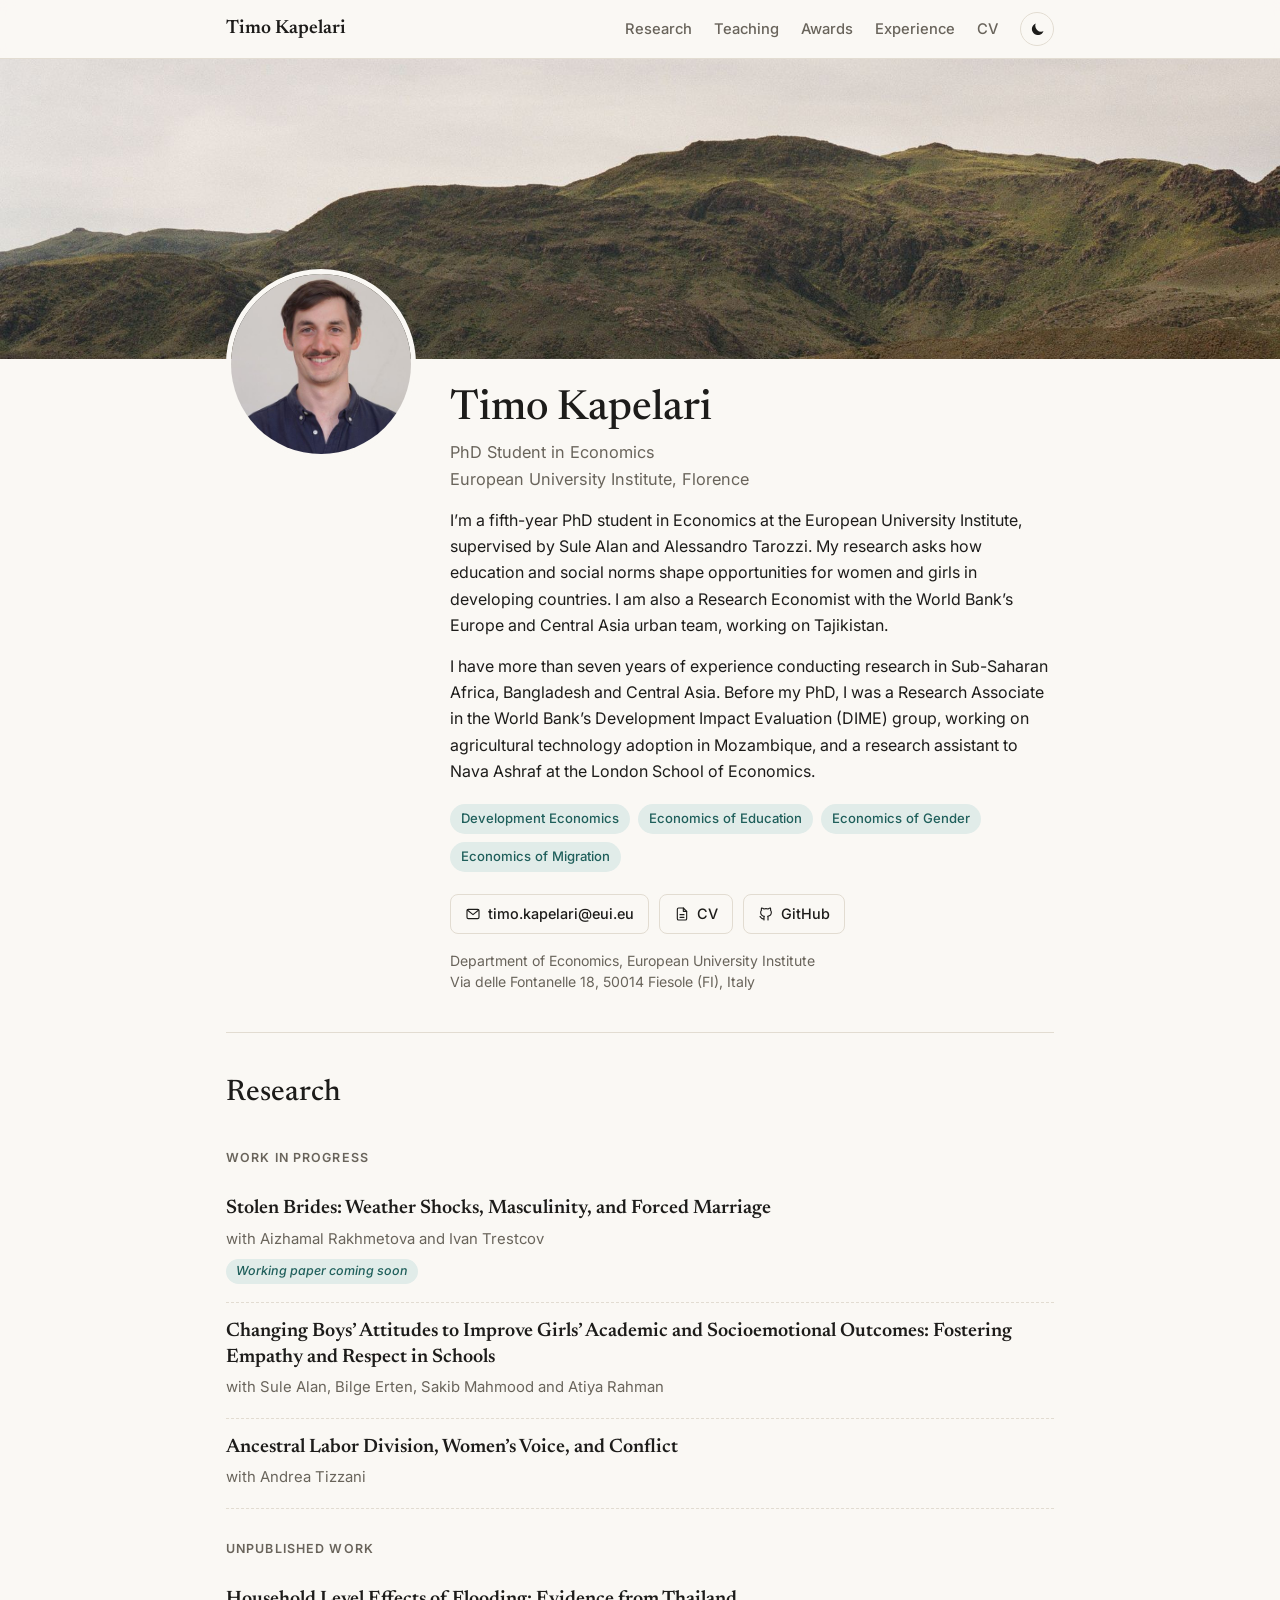
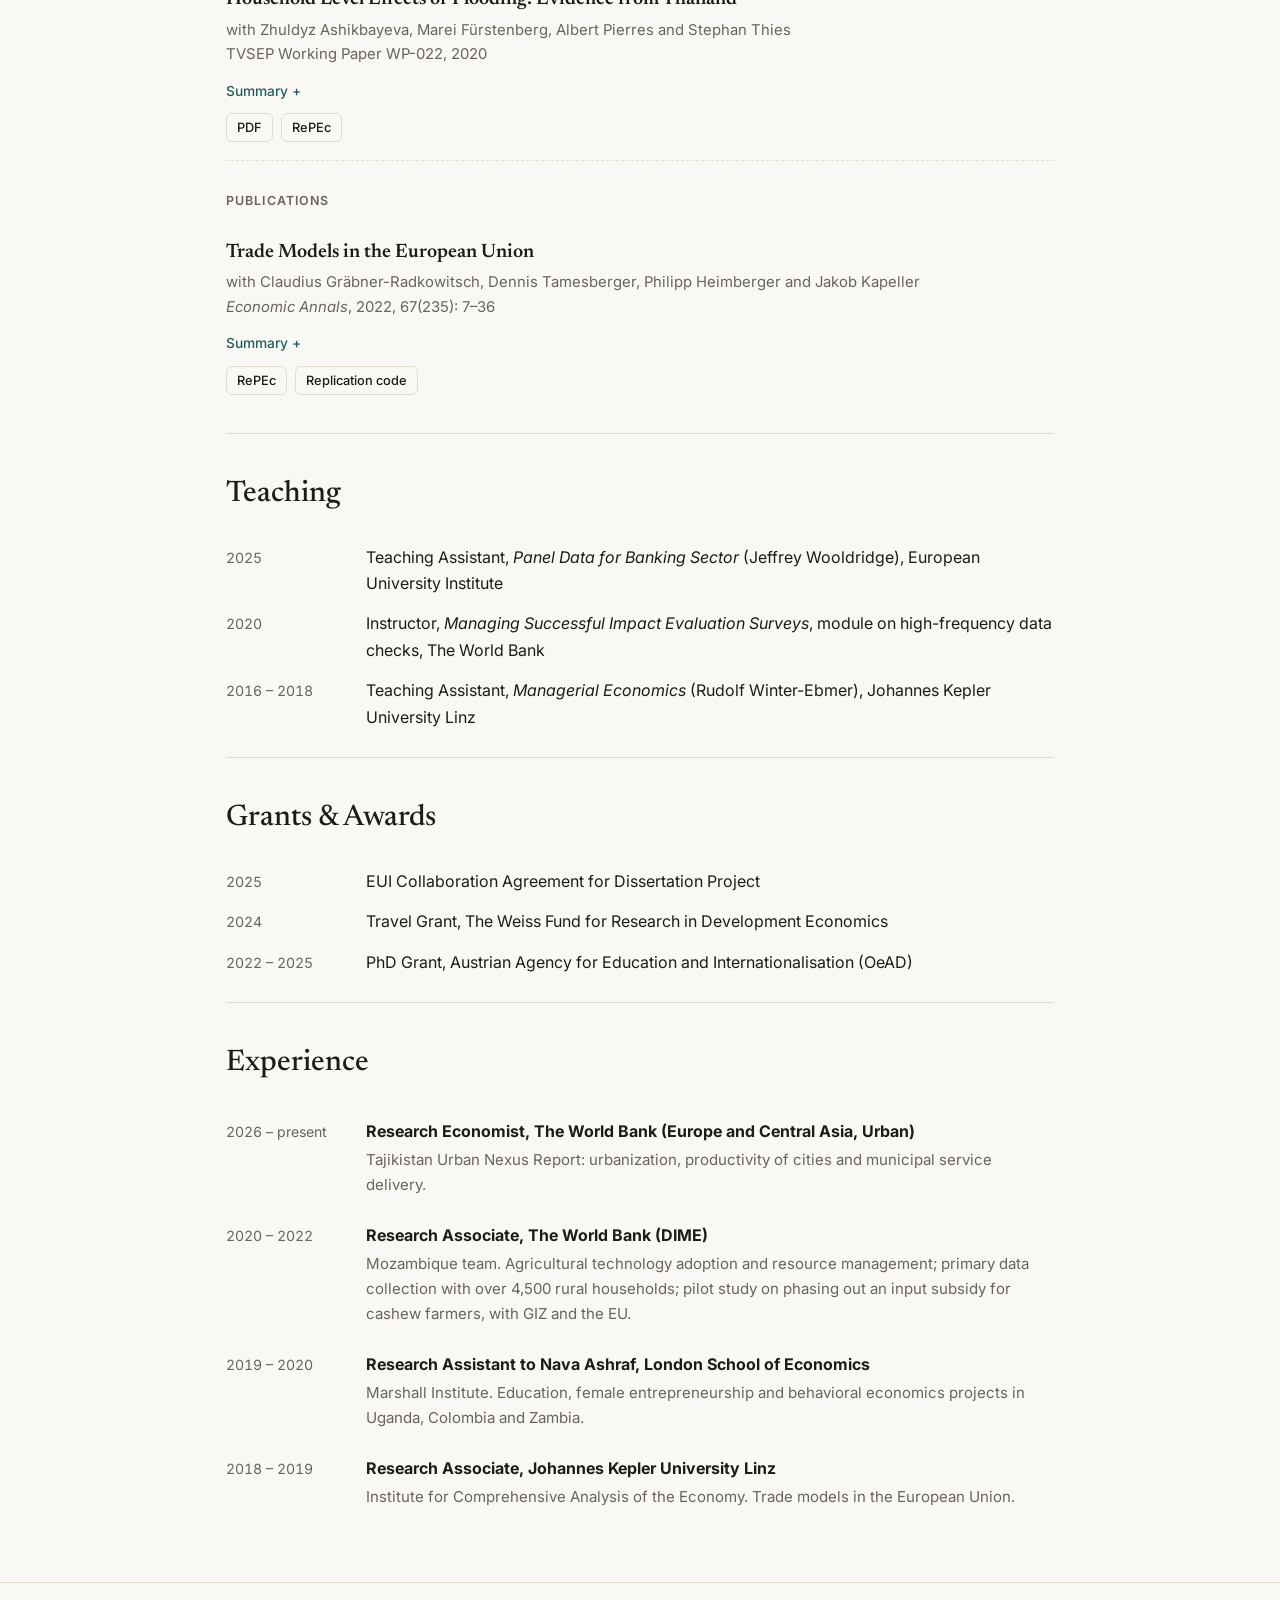
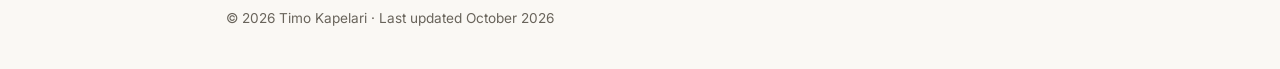
<file: index.html>
<!doctype html>
<html lang="en">
<head>
  <meta charset="utf-8">
  <meta name="viewport" content="width=device-width, initial-scale=1">
  <title>Timo Kapelari · Economist, European University Institute</title>
  <meta name="description" content="Timo Kapelari is a PhD student in Economics at the European University Institute (EUI) and a Research Economist at the World Bank, working on development economics, education and gender.">
  <meta name="author" content="Timo Kapelari">
  <link rel="canonical" href="https://timokapelari.github.io/">
  <!-- Google Search Console verification tag goes here -->
  <meta property="og:type" content="profile">
  <meta property="og:title" content="Timo Kapelari · Economist">
  <meta property="og:description" content="PhD student in Economics at the European University Institute. Development economics, education and gender.">
  <meta property="og:url" content="https://timokapelari.github.io/">
  <meta property="og:image" content="https://timokapelari.github.io/assets/portrait.jpg">
  <script type="application/ld+json">
  {
    "@context": "https://schema.org",
    "@type": "Person",
    "name": "Timo Kapelari",
    "url": "https://timokapelari.github.io/",
    "image": "https://timokapelari.github.io/assets/portrait.jpg",
    "jobTitle": "PhD Student in Economics",
    "affiliation": [
      { "@type": "CollegeOrUniversity", "name": "European University Institute" },
      { "@type": "Organization", "name": "The World Bank" }
    ],
    "knowsAbout": ["Development Economics", "Economics of Education", "Economics of Gender", "Economics of Migration"],
    "sameAs": ["https://github.com/TKapelari"]
  }
  </script>
  <link rel="icon" href="assets/favicon.svg" type="image/svg+xml">
  <link rel="preconnect" href="https://fonts.googleapis.com">
  <link rel="preconnect" href="https://fonts.gstatic.com" crossorigin>
  <link href="https://fonts.googleapis.com/css2?family=Inter:wght@400;500;600&family=Newsreader:opsz,wght@6..72,400;6..72,500;6..72,600&display=swap" rel="stylesheet">
  <link rel="stylesheet" href="assets/style.css">
  <script>
    // Apply saved theme before the page paints (avoids a flash of the wrong theme)
    try {
      var t = localStorage.getItem('theme');
      if (t === 'light' || t === 'dark') document.documentElement.setAttribute('data-theme', t);
    } catch (e) {}
  </script>
</head>
<body>

<header class="topbar">
  <div class="wrap topbar-inner">
    <a class="brand" href="#about">Timo Kapelari</a>
    <nav class="nav" aria-label="Sections">
      <a href="#research">Research</a>
      <a href="#teaching">Teaching</a>
      <a href="#awards">Awards</a>
      <a href="#experience">Experience</a>
      <a href="files/CV_Timo_Kapelari.pdf" target="_blank" rel="noopener">CV</a>
      <button class="theme-toggle" id="themeToggle" type="button" aria-label="Switch between light and dark theme">
        <svg class="icon-moon" viewBox="0 0 24 24" aria-hidden="true"><path d="M20.5 14.5A8.5 8.5 0 0 1 9.5 3.5a8.5 8.5 0 1 0 11 11Z"/></svg>
        <svg class="icon-sun" viewBox="0 0 24 24" aria-hidden="true"><circle cx="12" cy="12" r="4.2"/><path d="M12 2v2.5M12 19.5V22M2 12h2.5M19.5 12H22M4.9 4.9l1.8 1.8M17.3 17.3l1.8 1.8M4.9 19.1l1.8-1.8M17.3 6.7l1.8-1.8"/></svg>
      </button>
    </nav>
  </div>
</header>

<div class="cover" role="img" aria-label="Landscape photograph of hills and grazing herds"></div>
<main class="wrap">

  <!-- ABOUT -->
  <section id="about" class="hero">
    <div class="portrait">
      <img src="assets/portrait.jpg" alt="Portrait of Timo Kapelari" width="180" height="180">
    </div>
    <div class="hero-text">
      <h1>Timo Kapelari</h1>
      <p class="role">PhD Student in Economics<br>European University Institute, Florence</p>

      <p>I’m a fifth-year PhD student in Economics at the European University Institute, supervised by
        Sule Alan and Alessandro Tarozzi. My research asks how education and social norms shape
        opportunities for women and girls in developing countries. I am also a Research Economist
        with the World Bank’s Europe and Central Asia urban team, working on Tajikistan.</p>
        
      <p>I have more than seven years of experience conducting research in Sub-Saharan Africa, Bangladesh and Central Asia.
        Before my PhD, I was a Research Associate in the World Bank’s Development Impact Evaluation (DIME) group,
        working on agricultural technology adoption in Mozambique, and a research assistant to Nava Ashraf at the
        London School of Economics.</p>

      <ul class="tags" aria-label="Research interests">
        <li>Development Economics</li>
        <li>Economics of Education</li>
        <li>Economics of Gender</li>
        <li>Economics of Migration</li>
      </ul>

      <div class="contact">
        <!-- Email is assembled by JavaScript so spam bots can't read it from the page source -->
        <a class="btn" id="emailLink" href="#" data-u="iralepak.omit" data-d="ue.iue">
          <svg viewBox="0 0 24 24" aria-hidden="true"><rect x="3" y="5" width="18" height="14" rx="2"/><path d="m3.5 6 8.5 7 8.5-7"/></svg>
          <span id="emailText">timo.kapelari [at] eui [dot] eu</span></a>
        <a class="btn" href="files/CV_Timo_Kapelari.pdf" target="_blank" rel="noopener">
          <svg viewBox="0 0 24 24" aria-hidden="true"><path d="M14 3H7a2 2 0 0 0-2 2v14a2 2 0 0 0 2 2h10a2 2 0 0 0 2-2V8z"/><path d="M14 3v5h5M9 13h6M9 17h6"/></svg>
          CV</a>
        <a class="btn" href="https://github.com/TKapelari" target="_blank" rel="noopener">
          <svg viewBox="0 0 24 24" aria-hidden="true"><path d="M9 19c-4.3 1.4-4.3-2.5-6-3m12 5v-3.5c0-1 .1-1.4-.5-2 2.8-.3 5.5-1.4 5.5-6a4.6 4.6 0 0 0-1.3-3.2 4.2 4.2 0 0 0-.1-3.2s-1.1-.3-3.5 1.3a12.3 12.3 0 0 0-6.2 0C6.5 2.8 5.4 3.1 5.4 3.1a4.2 4.2 0 0 0-.1 3.2A4.6 4.6 0 0 0 4 9.5c0 4.6 2.7 5.7 5.5 6-.6.6-.6 1.2-.5 2V21"/></svg>
          GitHub</a>
      </div>

      <address class="postal">
        Department of Economics, European University Institute<br>
        Via delle Fontanelle 18, 50014 Fiesole (FI), Italy
      </address>
    </div>
  </section>

  <!-- RESEARCH -->
  <section id="research">
    <h2>Research</h2>

    <h3 class="subhead">Work in Progress</h3>
    <article class="paper">
      <h4>Stolen Brides: Weather Shocks, Masculinity, and Forced Marriage</h4>
      <p class="authors">with Aizhamal Rakhmetova and Ivan Trestcov</p>
      <p class="note">Working paper coming soon</p>
    </article>
    <article class="paper">
      <h4>Changing Boys’ Attitudes to Improve Girls’ Academic and Socioemotional Outcomes: Fostering Empathy and Respect in Schools</h4>
      <p class="authors">with Sule Alan, Bilge Erten, Sakib Mahmood and Atiya Rahman</p>
    </article>
    <article class="paper">
      <h4>Ancestral Labor Division, Women’s Voice, and Conflict</h4>
      <p class="authors">with Andrea Tizzani</p>
    </article>

    <h3 class="subhead">Unpublished Work</h3>
    <article class="paper">
      <h4>Household Level Effects of Flooding: Evidence from Thailand</h4>
      <p class="authors">with Zhuldyz Ashikbayeva, Marei Fürstenberg, Albert Pierres and Stephan Thies</p>
      <p class="venue">TVSEP Working Paper WP-022, 2020</p>
      <details>
        <summary>Summary</summary>
        <p>Using household panel data from rural Northeast Thailand (2007–2016) combined with satellite-based flood
          measures, we estimate the causal effect of flooding on household income and expenditure. Floods reduce
          household income and raise spending on food and health. Households appear to adapt: it is deviations from
          usual flood levels, not flooding as such, that cause harm. Education beyond primary school offsets the
          negative effects.</p>
      </details>
      <p class="links">
        <a href="https://www.tvsep.de/fileadmin/tvsep/Publications/wpaper2020/wp-022.pdf" target="_blank" rel="noopener">PDF</a>
        <a href="https://ideas.repec.org/p/tvs/wpaper/wp-022.html" target="_blank" rel="noopener">RePEc</a>
      </p>
    </article>

    <h3 class="subhead">Publications</h3>
    <article class="paper">
      <h4>Trade Models in the European Union</h4>
      <p class="authors">with Claudius Gräbner-Radkowitsch, Dennis Tamesberger, Philipp Heimberger and Jakob Kapeller</p>
      <p class="venue"><em>Economic Annals</em>, 2022, 67(235): 7–36</p>
      <details>
        <summary>Summary</summary>
        <p>Studying the factors behind differences in trade performance across 22 EU economies, the paper derives six
          “trade models” (primary goods, finance, flexible labor market, periphery, industrial workbench and high-tech)
          and traces their developmental and distributional dynamics. Wage shares shrink and inequality rises in most
          models; the high-tech model proves comparatively stable.</p>
      </details>
      <p class="links">
        <a href="https://ideas.repec.org/a/beo/journl/v67y2022i235p7-36.html" target="_blank" rel="noopener">RePEc</a>
        <a href="https://github.com/graebnerc/trade-typology" target="_blank" rel="noopener">Replication code</a>
      </p>
    </article>
  </section>

  <!-- TEACHING -->
  <section id="teaching">
    <h2>Teaching</h2>
    <ul class="plain">
      <li><span class="when">2025</span> <span>Teaching Assistant, <em>Panel Data for Banking Sector</em> (Jeffrey Wooldridge), European University Institute</span></li>
      <li><span class="when">2020</span> <span>Instructor, <em>Managing Successful Impact Evaluation Surveys</em>, module on high-frequency data checks, The World Bank</span></li>
      <li><span class="when">2016 – 2018</span> <span>Teaching Assistant, <em>Managerial Economics</em> (Rudolf Winter-Ebmer), Johannes Kepler University Linz</span></li>
    </ul>
  </section>

  <!-- GRANTS & AWARDS -->
  <section id="awards">
    <h2>Grants &amp; Awards</h2>
    <ul class="plain">
      <li><span class="when">2025</span> <span>EUI Collaboration Agreement for Dissertation Project</span></li>
      <li><span class="when">2024</span> <span>Travel Grant, The Weiss Fund for Research in Development Economics</span></li>
      <li><span class="when">2022 – 2025</span> <span>PhD Grant, Austrian Agency for Education and Internationalisation (OeAD)</span></li>
    </ul>
  </section>

  <!-- EXPERIENCE -->
  <section id="experience">
    <h2>Experience</h2>
    <ul class="timeline">
      <li>
        <span class="when">2026 – present</span>
        <div>
          <strong>Research Economist, The World Bank (Europe and Central Asia, Urban)</strong>
          <p>Tajikistan Urban Nexus Report: urbanization, productivity of cities and municipal service delivery.</p>
        </div>
      </li>
      <li>
        <span class="when">2020 – 2022</span>
        <div>
          <strong>Research Associate, The World Bank (DIME)</strong>
          <p>Mozambique team. Agricultural technology adoption and resource management; primary data collection with
            over 4,500 rural households; pilot study on phasing out an input subsidy for cashew farmers, with GIZ and the EU.</p>
        </div>
      </li>
      <li>
        <span class="when">2019 – 2020</span>
        <div>
          <strong>Research Assistant to Nava Ashraf, London School of Economics</strong>
          <p>Marshall Institute. Education, female entrepreneurship and behavioral economics projects in Uganda, Colombia and Zambia.</p>
        </div>
      </li>
      <li>
        <span class="when">2018 – 2019</span>
        <div>
          <strong>Research Associate, Johannes Kepler University Linz</strong>
          <p>Institute for Comprehensive Analysis of the Economy. Trade models in the European Union.</p>
        </div>
      </li>
    </ul>
  </section>

</main>

<footer class="footer">
  <div class="wrap">© 2026 Timo Kapelari · Last updated October 2026</div>
</footer>

<script>
  (function () {
    // Build the email address at runtime from reversed parts
    var a = document.getElementById('emailLink');
    if (a) {
      var rev = function (x) { return x.split('').reverse().join(''); };
      var addr = rev(a.dataset.u) + String.fromCharCode(64) + rev(a.dataset.d);
      a.href = 'mai' + 'lto:' + addr;
      document.getElementById('emailText').textContent = addr;
    }
  })();
  (function () {
    var root = document.documentElement;
    var btn = document.getElementById('themeToggle');
    function current() {
      var t = root.getAttribute('data-theme');
      if (t) return t;
      return window.matchMedia('(prefers-color-scheme: dark)').matches ? 'dark' : 'light';
    }
    btn.addEventListener('click', function () {
      var next = current() === 'dark' ? 'light' : 'dark';
      root.setAttribute('data-theme', next);
      try { localStorage.setItem('theme', next); } catch (e) {}
    });
  })();
</script>
</body>
</html>
</file>
<file: assets/style.css>
/* ---------- Theme tokens ---------- */
:root {
  --bg: #faf8f4;
  --surface: #f2eee6;
  --text: #1d1c1a;
  --muted: #69645b;
  --rule: #e2dcd1;
  --accent: #1f5f5b;
  --accent-soft: #e1ece9;
  --serif: "Newsreader", Georgia, "Times New Roman", serif;
  --sans: "Inter", system-ui, -apple-system, "Segoe UI", sans-serif;
  color-scheme: light;
}
@media (prefers-color-scheme: dark) {
  :root:not([data-theme="light"]) {
    --bg: #111413;
    --surface: #1a1e1d;
    --text: #e9e6e0;
    --muted: #9e998f;
    --rule: #2b302e;
    --accent: #83c7bd;
    --accent-soft: #1d2e2b;
    color-scheme: dark;
  }
}
:root[data-theme="dark"] {
  --bg: #111413;
  --surface: #1a1e1d;
  --text: #e9e6e0;
  --muted: #9e998f;
  --rule: #2b302e;
  --accent: #83c7bd;
  --accent-soft: #1d2e2b;
  color-scheme: dark;
}

/* ---------- Base ---------- */
* { box-sizing: border-box; }
html { scroll-behavior: smooth; scroll-padding-top: 72px; }
body {
  margin: 0;
  background: var(--bg);
  color: var(--text);
  font: 400 16px/1.65 var(--sans);
  -webkit-font-smoothing: antialiased;
  transition: background .2s, color .2s;
}
a { color: var(--accent); text-decoration: none; }
a:hover { text-decoration: underline; text-underline-offset: 3px; }
.wrap { max-width: 860px; margin: 0 auto; padding: 0 16px; }

/* ---------- Top bar ---------- */
.topbar {
  position: sticky; top: 0; z-index: 10;
  background: color-mix(in srgb, var(--bg) 88%, transparent);
  backdrop-filter: blur(8px);
  border-bottom: 1px solid var(--rule);
}
.topbar-inner { display: flex; align-items: center; justify-content: space-between; height: 58px; gap: 16px; }
.brand { font-family: var(--serif); font-size: 1.2rem; font-weight: 600; color: var(--text); white-space: nowrap; }
.brand:hover { text-decoration: none; }
.nav { display: flex; align-items: center; gap: 22px; font-size: .92rem; }
.nav a { color: var(--muted); font-weight: 500; }
.nav a:hover { color: var(--text); text-decoration: none; }
.theme-toggle {
  display: grid; place-items: center;
  width: 34px; height: 34px; border-radius: 50%;
  border: 1px solid var(--rule); background: transparent; color: var(--text); cursor: pointer;
}
.theme-toggle:hover { background: var(--surface); }
.theme-toggle svg { width: 17px; height: 17px; fill: none; stroke: currentColor; stroke-width: 1.8; stroke-linecap: round; }
.theme-toggle .icon-moon { fill: currentColor; stroke: none; }
.icon-sun { display: none; }
:root[data-theme="dark"] .icon-sun { display: block; }
:root[data-theme="dark"] .icon-moon { display: none; }
@media (prefers-color-scheme: dark) {
  :root:not([data-theme="light"]) .icon-sun { display: block; }
  :root:not([data-theme="light"]) .icon-moon { display: none; }
}

/* ---------- Hero / About ---------- */
.hero { display: grid; grid-template-columns: 180px 1fr; gap: 44px; padding: 64px 0 40px; align-items: start; }
.portrait img, .monogram {
  width: 180px; height: 180px; border-radius: 50%; object-fit: cover; display: block;
}
.monogram {
  display: grid; place-items: center;
  background: var(--accent-soft); color: var(--accent);
  font-family: var(--serif); font-size: 3.4rem; font-weight: 500; letter-spacing: .02em;
}
h1 { font-family: var(--serif); font-weight: 500; font-size: 2.6rem; line-height: 1.1; margin: 0 0 6px; }
.role { color: var(--muted); margin: 0 0 22px; font-size: 1.02rem; }
.hero-text p { margin: 0 0 14px; }
.tags { list-style: none; padding: 0; margin: 20px 0; display: flex; flex-wrap: wrap; gap: 8px; }
.tags li {
  font-size: .82rem; padding: 4px 11px; border-radius: 999px;
  background: var(--accent-soft); color: var(--accent); font-weight: 500;
}
.contact { display: flex; flex-wrap: wrap; gap: 10px; margin: 22px 0 16px; }
.btn {
  display: inline-flex; align-items: center; gap: 7px;
  padding: 7px 14px; border: 1px solid var(--rule); border-radius: 8px;
  color: var(--text); font-size: .9rem; font-weight: 500; background: var(--bg);
}
.btn:hover { background: var(--surface); text-decoration: none; }
.btn svg { width: 16px; height: 16px; fill: none; stroke: currentColor; stroke-width: 1.7; stroke-linecap: round; stroke-linejoin: round; }
.postal { font-style: normal; color: var(--muted); font-size: .88rem; line-height: 1.5; }

/* ---------- Sections ---------- */
section { padding: 36px 0 20px; border-top: 1px solid var(--rule); }
.hero { border-top: 0; }
h2 { font-family: var(--serif); font-weight: 500; font-size: 1.85rem; margin: 0 0 18px; }
.subhead {
  font-family: var(--sans); font-size: .78rem; font-weight: 600; letter-spacing: .09em;
  text-transform: uppercase; color: var(--muted); margin: 30px 0 12px;
}

/* ---------- Papers ---------- */
.paper { padding: 16px 0 18px; border-bottom: 1px dashed var(--rule); }
.paper:last-of-type { border-bottom: 0; }
.paper h4 { font-family: var(--serif); font-size: 1.22rem; font-weight: 600; line-height: 1.35; margin: 0 0 4px; }
.authors, .venue { margin: 0; color: var(--muted); font-size: .93rem; }
.note {
  display: inline-block; margin: 8px 0 0; padding: 2px 10px; border-radius: 999px;
  font-size: .78rem; font-weight: 500; font-style: italic;
  background: var(--accent-soft); color: var(--accent);
}
details { margin-top: 10px; }
summary {
  cursor: pointer; display: inline-block; font-size: .86rem; font-weight: 500; color: var(--accent);
  list-style: none; user-select: none;
}
summary::-webkit-details-marker { display: none; }
summary::after { content: " +"; }
details[open] summary::after { content: " −"; }
details p {
  margin: 10px 0 0; padding: 12px 16px; background: var(--surface);
  border-left: 3px solid var(--accent); border-radius: 0 6px 6px 0; font-size: .95rem;
}
.links { margin: 10px 0 0; display: flex; flex-wrap: wrap; gap: 8px; }
.links a {
  font-size: .8rem; font-weight: 500; padding: 3px 10px;
  border: 1px solid var(--rule); border-radius: 6px; color: var(--text);
}
.links a:hover { border-color: var(--accent); color: var(--accent); text-decoration: none; }

/* ---------- Lists ---------- */
.timeline, .plain { list-style: none; padding: 0; margin: 0; }
.timeline li { display: grid; grid-template-columns: 120px 1fr; gap: 20px; padding: 12px 0; }
.timeline p { margin: 4px 0 0; color: var(--muted); font-size: .94rem; }
.plain li { display: grid; grid-template-columns: 120px 1fr; gap: 20px; padding: 7px 0; }
.when { color: var(--muted); font-size: .88rem; font-variant-numeric: tabular-nums; padding-top: 2px; }

/* ---------- Footer ---------- */
.footer { border-top: 1px solid var(--rule); margin-top: 40px; padding: 24px 0 40px; color: var(--muted); font-size: .85rem; }

/* ---------- Mobile ---------- */
@media (max-width: 680px) {
  .topbar-inner { height: 54px; }
  .brand { display: none; }
  .nav { width: 100%; justify-content: space-between; gap: 8px; font-size: .84rem; }
  .hero { grid-template-columns: 1fr; gap: 24px; padding: 36px 0 28px; }
  .portrait img, .monogram { width: 120px; height: 120px; font-size: 2.4rem; }
  h1 { font-size: 2.1rem; }
  .timeline li, .plain li { grid-template-columns: 1fr; gap: 2px; }
}

/* ---------- Cover photo strip ---------- */
.cover {
  height: clamp(300px, 17vw, 600px);
  background: var(--surface) url(banner.jpg) center 55% / cover no-repeat;
}
.hero { padding-top: 0; }
.portrait img { margin-top: -90px; border: 5px solid var(--bg); box-sizing: content-box; position: relative; }
.hero-text { padding-top: 28px; }
@media (max-width: 680px) {
  .portrait img { margin-top: -60px; }
  .hero-text { padding-top: 0; }
}
</file>
